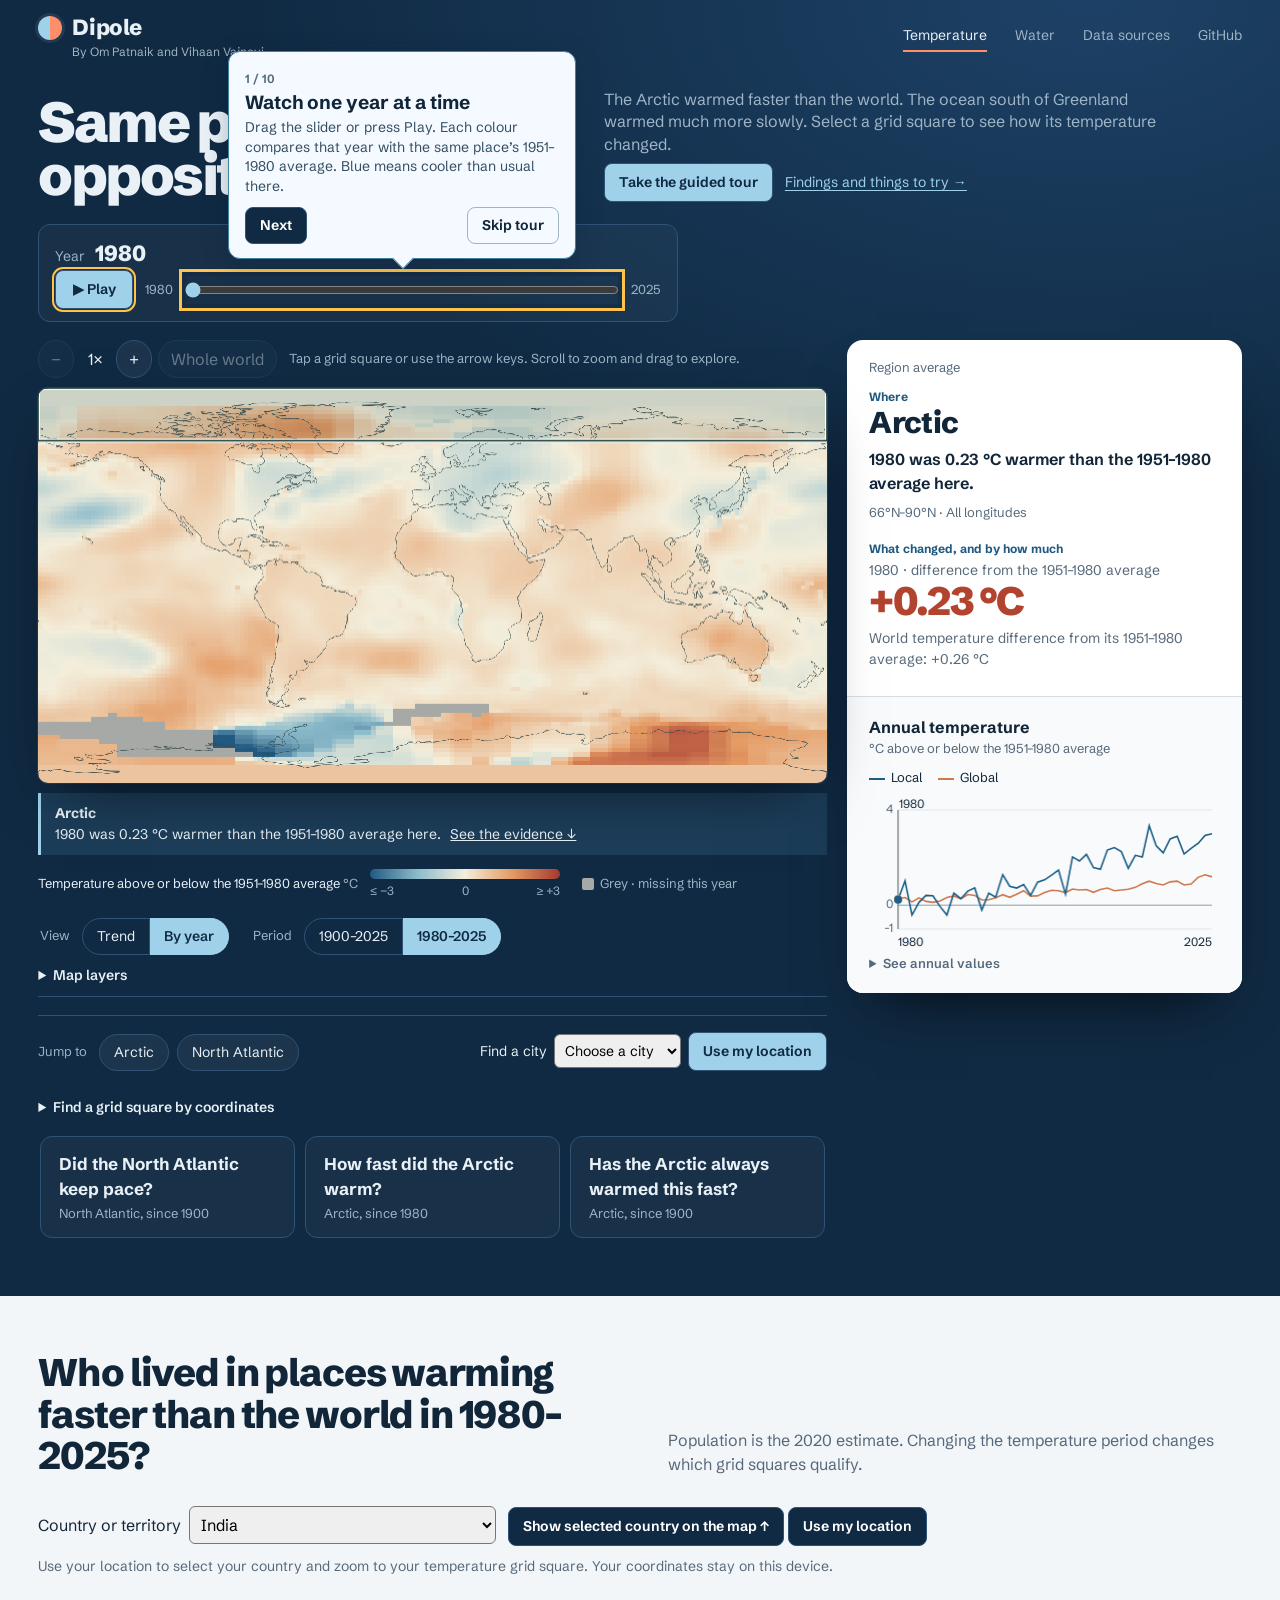
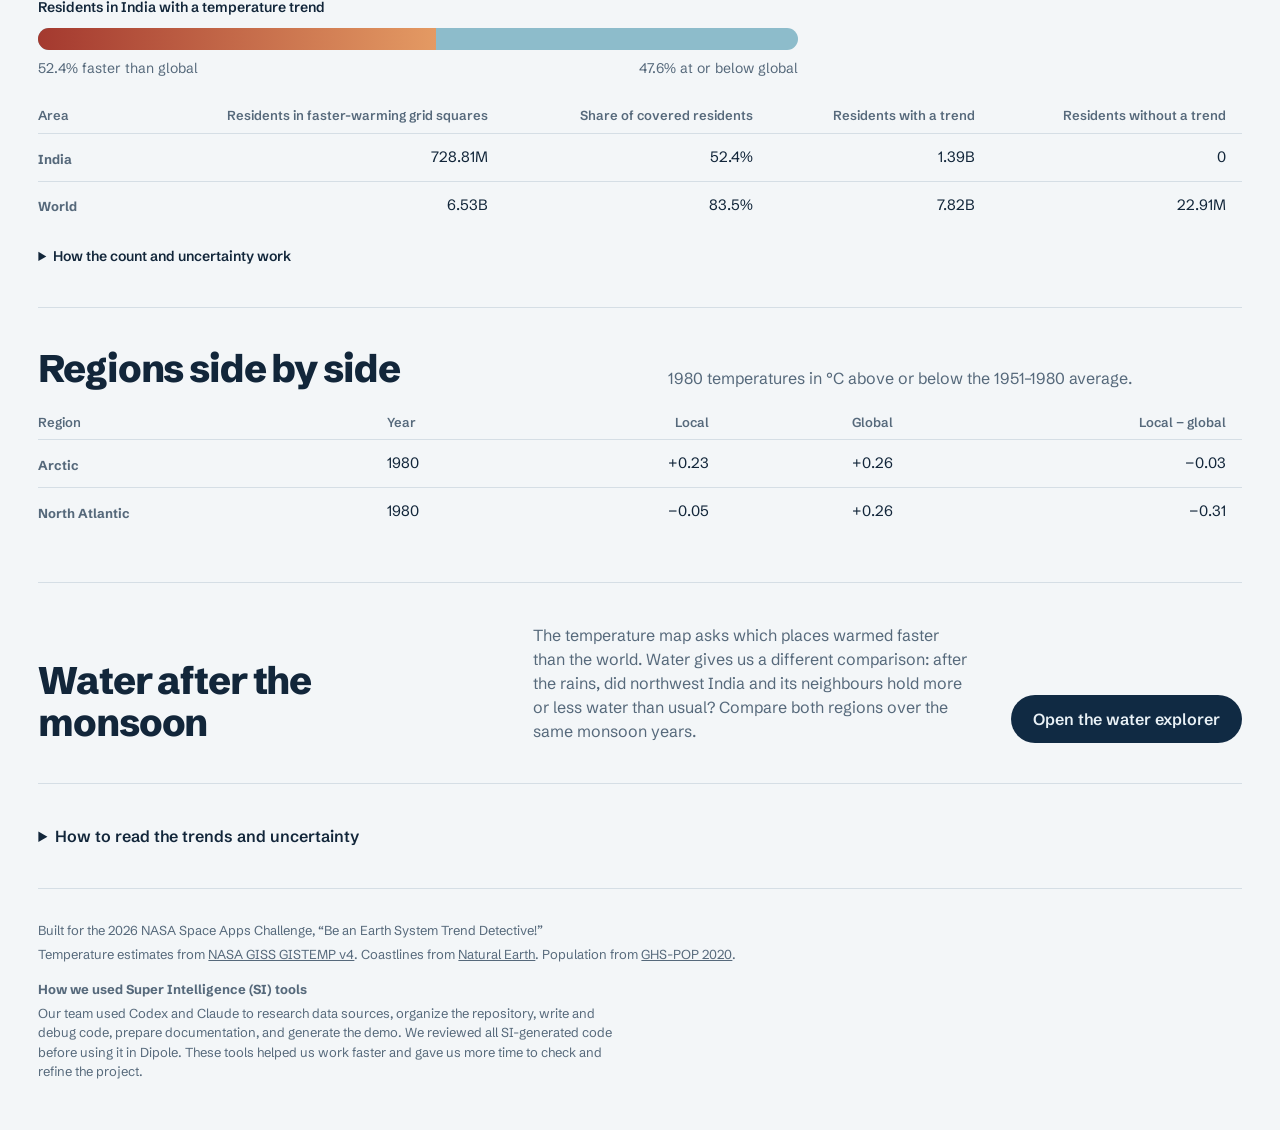
<file: docs/index.html>
<!doctype html>
<html lang="en">
<head>
<meta charset="utf-8">
<meta name="viewport" content="width=device-width, initial-scale=1">
<meta name="theme-color" content="#102a43">
<link rel="icon" href="favicon.svg" type="image/svg+xml">
<title>Dipole · Same planet, opposite trends</title>
<meta name="description" content="Explore how surface temperature changed at every place on Earth since 1900, using NASA’s GISTEMP record.">
<link rel="preload" href="fonts/schibsted-grotesk-latin-wght-normal.woff2" as="font" type="font/woff2" crossorigin>
<link rel="stylesheet" href="map/style.css?v=si-note-1">
<script src="map/player.js?v=2" defer></script>
<script src="map/app.js?v=rate-key-1" defer></script>
<script src="map/location.js?v=city-location-1" defer></script>
<script src="map/tour.js?v=phone-guide-1" defer></script>
</head>
<body class="temperature">
<main>
<div class="deep">
<header class="top"><div class="project-credit"><a class="brand" href="./"><span class="brandmark" aria-hidden="true"></span>Dipole</a>
<p class="byline">By Om Patnaik and Vihaan Vajpeyi</p></div><nav aria-label="Project"><a href="./" aria-current="page">Temperature</a><a href="water/">Water</a><a href="https://github.com/OmTheLast/Dipole/blob/main/docs/sources.md">Data sources</a><a href="https://github.com/OmTheLast/Dipole">GitHub</a></nav></header>

<section class="hero">
<h1>Same planet, <br>opposite trends.</h1>
<div><p class="lede">The Arctic warmed faster than the world. The ocean south of Greenland warmed much more slowly. Select a grid square to see how its temperature changed.</p>
<button class="action" id="restartTour" type="button">Take the guided tour</button> <a class="findingsLink" href="guide/">Findings and things to try →</a></div>
</section>

<div id="scrubber" hidden><label for="year">Year <output id="yearValue" for="year">2015</output></label>
<div class="yeartrack"><button class="action play" id="playYears" type="button">Play</button><span id="startLabel">1980</span><input id="year" type="range" min="1980" max="2025" step="1" value="2015"><span>2025</span></div></div>
<p id="status" role="status">Loading NASA temperature estimates…</p>

<div class="workspace">
<section class="atlas" aria-label="Global temperature map">
<div class="maptools" role="group" aria-label="Map navigation">
<button id="zoomOut" aria-label="Zoom out" disabled>−</button><output id="zoomLevel" aria-label="Map zoom">1×</output><button id="zoomIn" aria-label="Zoom in" disabled>+</button>
<button id="worldView" disabled>Whole world</button><span id="mapHint">Tap a grid square or use the arrow keys. Scroll to zoom and drag to explore.</span>
</div>
<div class="maparea"><canvas id="map" tabindex="0" aria-describedby="mapHint" aria-label="World temperature map"></canvas><div id="cellTip" hidden></div></div>
<div id="mapReading" aria-live="polite" hidden><strong id="readingPlace"></strong><span id="readingText"></span> <a href="#details">See the evidence ↓</a></div>
<div class="legend"><div class="colourKey"><div class="legendscale"><span class="legendtitle"><span id="legendText">Temperature trend</span> <span id="legendUnits">°C / decade</span></span><div class="scale"><div class="gradient"></div><div class="ticks"><span id="scaleLow">≤ −1</span><span>0</span><span id="scaleHigh">≥ +1</span></div></div></div><p id="relativeLegend" hidden>Blue areas warmed more slowly than the world or cooled. Red areas warmed faster than the world.</p></div><span class="missing"><i></i> <span id="missingLabel">Incomplete record</span></span><span id="overlayKey" class="overlaykey"><span class="hatchkey"><i></i> 250 km grid has data in fewer than half the months</span></span></div>
<div class="controls">
<fieldset id="views" class="segmented" disabled><legend>View</legend><button data-view="trend" aria-pressed="true">Trend</button><button data-view="annual" aria-pressed="false">By year</button></fieldset>
<fieldset id="periods" class="segmented" disabled><legend>Period</legend><button data-start="1900" aria-pressed="true">1900–2025</button><button data-start="1980" aria-pressed="false">1980–2025</button></fieldset>
<fieldset id="modes" class="segmented" disabled><legend>Colour by</legend><button data-mode="absolute" aria-pressed="false">Local warming rate</button><button data-mode="relative" aria-pressed="true">Compared with the world</button></fieldset>
</div>
<details class="layers"><summary>Map layers</summary><div id="populationMap" class="layerControls">
<label for="mapPopulation">2020 population overlay</label>
<select id="mapPopulation" disabled><option value="">Off</option><option value="world">World</option><optgroup label="Country or territory" id="layerCountries"></optgroup></select>
<a href="#population">Compare counts with the world ↓</a>
<div id="populationKey" hidden><p id="layerCaption"></p>
<div class="dotKey" aria-label="Dot size by residents per two-degree grid square"><span><i></i>Under 100k</span><span><i></i>100k–&lt;1M</span><span><i></i>1M–&lt;10M</span><span><i></i>10M+</span></div>
</div>
<div class="sigControl"><label><input type="checkbox" id="sigToggle" disabled> Show significance crosses (×)</label>
<span id="sigCaption" role="status"></span></div>
</div>
</details>
<div class="locations"><div class="presets" id="presets"><span class="presetlabel">Jump to</span>
<button data-region="Arctic">Arctic</button><button data-region="North Atlantic">North Atlantic</button></div>
<div class="cityLookup" role="group" aria-labelledby="cityLabel"><label id="cityLabel" for="city">Find a city</label><select id="city" disabled><option value="">Choose a city</option><option value="13.7519,100.5147">Bangkok</option><option value="39.9017,116.3942">Beijing</option><option value="-34.6107,-58.4325">Buenos Aires</option><option value="30.0519,31.2480">Cairo</option><option value="-33.9181,18.4330">Cape Town</option><option value="-6.1725,106.8275">Jakarta</option><option value="6.4452,3.3896">Lagos</option><option value="51.5019,-0.1187">London</option><option value="19.4444,-99.1329">Mexico City</option><option value="19.0684,72.8758">Mumbai</option><option value="-1.2814,36.8147">Nairobi</option><option value="28.6000,77.2000">New Delhi</option><option value="40.7216,-73.9957">New York</option><option value="48.8581,2.3530">Paris</option><option value="-22.9073,-43.2121">Rio de Janeiro</option><option value="1.2950,103.8539">Singapore</option><option value="-33.8714,151.2125">Sydney</option><option value="-23.5567,-46.6270">São Paulo</option><option value="35.6870,139.7495">Tokyo</option></select><button class="action" type="button" id="geoMap" disabled>Use my location</button><small id="areaStatus" role="status"></small></div>
<details class="coordinateLookup"><summary>Find a grid square by coordinates</summary><form id="coords"><label>Latitude<input type="number" name="lat" required min="-90" max="90" step="any" placeholder="−90 to 90"></label><label>Longitude<input type="number" name="lon" required min="-180" max="180" step="any" placeholder="−180 to 180"></label><button type="submit">Show grid square</button></form></details></div>
<fieldset id="cases" class="cases" disabled><legend class="visually-hidden">Start with a finding</legend>
<button data-case="hole" aria-pressed="true"><b>Did the North Atlantic keep pace?</b><small>North Atlantic, since 1900</small></button>
<button data-case="arctic" aria-pressed="false"><b>How fast did the Arctic warm?</b><small>Arctic, since 1980</small></button>
<button data-case="recent" aria-pressed="false"><b>Has the Arctic always warmed this fast?</b><small>Arctic, since 1900</small></button>
</fieldset>
<p id="story" class="story"></p>

</section>

<section class="inspector" aria-label="Selected location">
<p id="kind" class="kind">Region</p>
<div id="details" aria-live="polite"><p class="q">Where</p><h2 id="name">Arctic</h2><p id="detailAnswer"></p><p id="bounds"></p><p id="coverage"></p><p class="q">What changed, and by how much</p><p class="metriclabel" id="metricLabel">Estimated change</p><div id="change">…</div><p id="rate"></p><p id="reference"></p><p class="q" id="certaintyHeading">How certain is the trend?</p><p id="interval"></p><p id="explain"></p><p id="cellSig" class="note"></p><p id="sparse"></p><p id="cellResidents" class="note"></p></div>
<div class="history"><h3>Annual temperature</h3><p class="caption">°C above or below the 1951–1980 average</p><div class="chartkey"><span>Local</span><span>Global</span><span id="fitKey">Local fitted trend</span></div><canvas id="plot" role="img" aria-label="Annual temperature anomaly chart"></canvas><details><summary>See annual values</summary><div class="tablebox" tabindex="0" role="region" aria-label="Yearly temperatures"><table><thead><tr><th>Year</th><th>Local (°C)</th><th>Global (°C)</th></tr></thead><tbody id="annual"></tbody></table></div></details></div>
</section>
</div>
</div>

<div class="shore">
<section id="population" class="chapter" aria-labelledby="exposureHeading">
<div class="chapterhead"><h2 id="exposureHeading">Who lived in places that warmed faster than the world?</h2>
<p id="exposureCaption">Loading 2020 population estimates…</p></div>
<div id="exposureData" hidden>
<label class="populationCountry" for="exposureCountry">Country or territory <select id="exposureCountry"></select></label>
<button id="showCountryLayer" type="button" disabled>Show selected country on the map ↑</button>
<button type="button" id="geoCountry" disabled>Use my location</button>
<p id="geoStatus" role="status">Use your location to select your country and zoom to your temperature grid square. Your coordinates stay on this device.</p>
<figure class="populationBar"><figcaption id="countryBarCaption"></figcaption>
<div class="populationTrack" aria-hidden="true"><span id="countryFasterBar"></span></div>
<div class="populationLabels"><span id="countryFasterLabel"></span><span id="countryOtherLabel"></span></div></figure>
<div class="scrolltable" tabindex="0" role="region" aria-label="Population by country and world"><table>
<thead><tr><th scope="col">Area</th><th scope="col">Residents in faster-warming grid squares</th><th scope="col">Share of covered residents</th><th scope="col">Residents with a trend</th><th scope="col">Residents without a trend</th></tr></thead>
<tbody id="exposureRows"></tbody></table></div>
<details><summary>How the count and uncertainty work</summary>
<p>We count the people who lived in each 2° grid square in 2020. We then calculate the share living in squares that warmed faster than the world over the selected period. The percentage uses only squares with a complete temperature record. For a country or territory, we count only population pixels whose centres fall inside the mapped country boundary.</p>
<p id="exposureIntervals"></p><p>The global average includes the oceans, which cover most of the planet and warm more slowly than land. Because people live on land, many of them live in grid squares that warm faster than that average for this reason alone. The counts describe where people lived in 2020, not health effects.</p>
</details></div></section>

<section class="chapter"><div class="chapterhead"><h2>Regions side by side</h2><p id="comparisonCaption"></p></div><div class="scrolltable" tabindex="0" role="region" aria-label="Regional and world temperature comparison"><table class="comparison"><thead><tr><th scope="col">Region</th><th scope="col" id="timeHeading">Years fitted</th><th scope="col">Local</th><th scope="col">Global</th><th scope="col">Local − global</th></tr></thead><tbody id="comparison"></tbody></table></div><p id="comparisonNote" class="note"></p></section>

<section class="chapter water-teaser" id="waterIntro"><div class="chapterhead"><h2>Water after the monsoon</h2><p>The temperature map asks which places warmed faster than the world. Water gives us a different comparison: after the rains, did northwest India and its neighbours hold more or less water than usual? Compare both regions over the same monsoon years.</p></div><a class="teaserlink" href="water/">Open the water explorer</a></section>

<details class="method chapter"><summary>How to read the trends and uncertainty</summary>
<p><b>Warming rate.</b> We fit a straight line to yearly temperatures measured against the 1951–1980 average. To compare a place with the world, we fit a line to the difference between their readings each year. A negative difference means a place warmed more slowly than the world or cooled more quickly. The chart shows the two original histories.</p>
<p><b>Missing observations.</b> In the yearly view, each grid square needs all 12 months in the selected year. For a trend it needs all 12 months in every year of the period. Grey marks missing estimates. Regional averages weight grid squares by area and require at least 80% coverage each month. If a region has gaps, its fitted line uses the uninterrupted record after the last gap. Its global comparison uses exactly those years.</p>
<p><b>Uncertainty.</b> The 95% interval describes the fitted trend for the selected place. Nearby years often have similar temperatures. We allow for that using Newey–West standard errors with three yearly lags. The interval excludes additional uncertainty in NASA’s temperature estimates. Map colours show estimated rates. Examining many locations can produce chance findings. In tests on simulated records with no trend at all, intervals built this way excluded zero in roughly 10–14% of cases rather than 5%, so treat them as optimistic.</p>
<p><b>Significance crosses.</b> Each cross marks a grid square whose trend passes a two-sided Benjamini–Hochberg check at a 5% false discovery rate. We test all grid squares with complete records together, separately for each period and map mode. The local map tests for change over time. The relative map tests for a difference from global warming. A grid square can have a trend without earning a cross. Nearby squares share measurements, so clusters of crosses do not count as independent observations.</p>
<p><b>Hatched squares.</b> NASA’s standard grid fills each grid square from stations up to 1,200 km away. Hatching marks land squares where NASA’s 250 km grid has data in fewer than half the months of the selected period. Ocean squares are not hatched. A grid square counts as land when its centre lies inside the Natural Earth outline.</p></details>

<footer><p>Built for the 2026 NASA Space Apps Challenge, “Be an Earth System Trend Detective!”</p><p>Temperature estimates from <a href="https://data.giss.nasa.gov/gistemp/">NASA GISS GISTEMP v4</a>. Coastlines from <a href="https://www.naturalearthdata.com/">Natural Earth</a>. Population from <a href="https://human-settlement.emergency.copernicus.eu/ghs_pop2023.php">GHS-POP 2020</a>.</p>
<section id="si-use" aria-labelledby="si-heading"><h2 id="si-heading">How we used Super Intelligence (SI) tools</h2>
<p>Our team used Codex and Claude to research data sources, organize the repository, write and debug code, prepare documentation, and generate the demo. We reviewed all SI-generated code before using it in Dipole. These tools helped us work faster and gave us more time to check and refine the project.</p></section></footer>
</div></main>
</body></html>
</file>
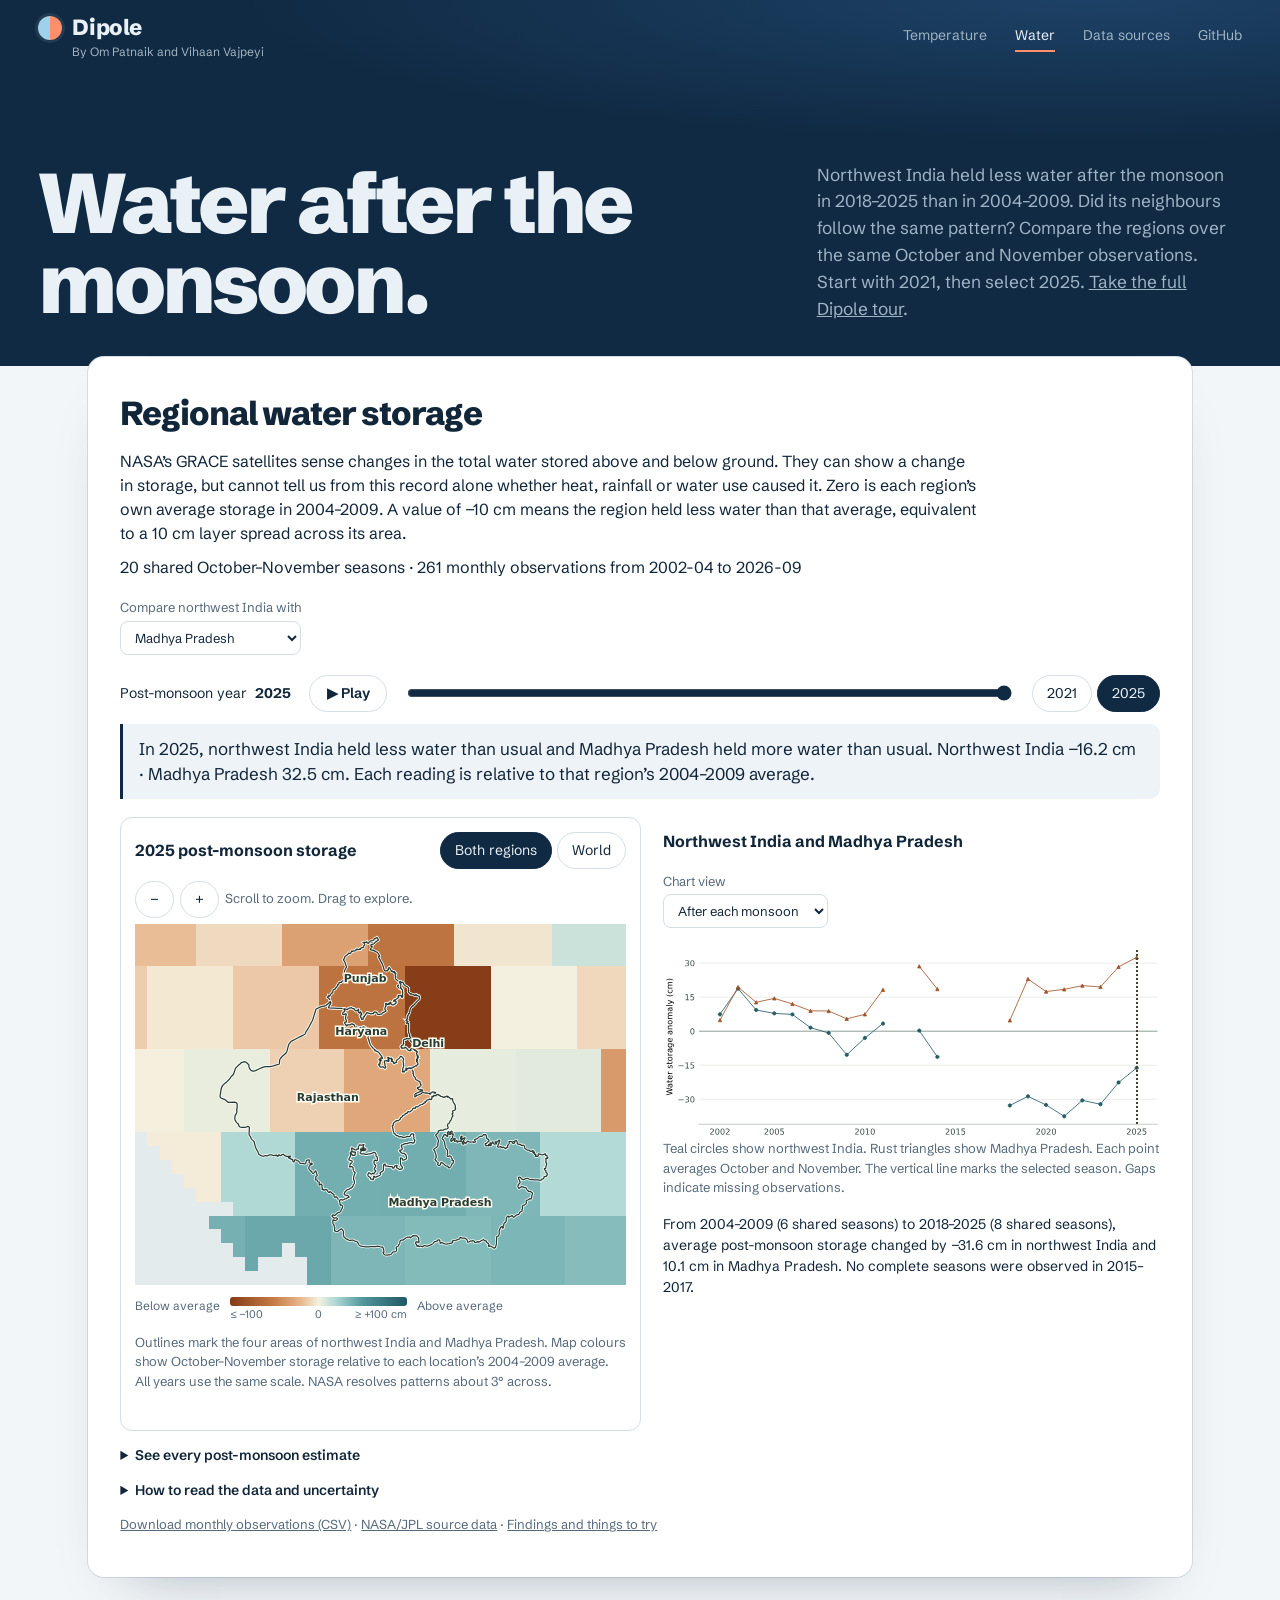
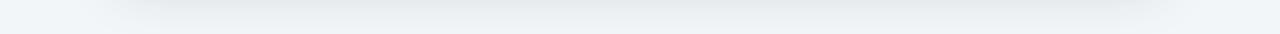
<file: docs/water/index.html>
<!doctype html>
<html lang="en"><head><meta charset="utf-8"><meta name="viewport" content="width=device-width, initial-scale=1"><meta name="theme-color" content="#102a43"><link rel="icon" href="../favicon.svg" type="image/svg+xml">
<title>Indian regional water storage · Dipole</title>
<link rel="preload" href="../fonts/schibsted-grotesk-latin-wght-normal.woff2" as="font" type="font/woff2" crossorigin><link rel="stylesheet" href="../map/style.css?v=si-note-1"><link rel="stylesheet" href="water.css?v=guide-1"><script defer src="../map/player.js?v=2"></script><script defer src="../map/tour.js?v=phone-guide-1"></script><script type="module" src="water.js?v=first-view-1"></script></head>
<body><main>
<div class="deep waterdeep">
<header class="top"><div class="project-credit"><a class="brand" href="../"><span class="brandmark" aria-hidden="true"></span>Dipole</a>
<p class="byline">By Om Patnaik and Vihaan Vajpeyi</p></div><nav aria-label="Project"><a href="../">Temperature</a><a href="./" aria-current="page">Water</a><a href="https://github.com/OmTheLast/Dipole/blob/main/docs/sources.md">Data sources</a><a href="https://github.com/OmTheLast/Dipole">GitHub</a></nav></header>
<section class="hero"><h1>Water after the monsoon.</h1>
<p class="lede">Northwest India held less water after the monsoon in 2018–2025 than in 2004–2009. Did its neighbours follow the same pattern? Compare the regions over the same October and November observations. Start with 2021, then select 2025. <a href="../?tour=start">Take the full Dipole tour</a>.</p></section>
</div>
<div class="shore watershore">
<section class="atlas waterPanel"><h2>Regional water storage</h2>
<p>NASA’s GRACE satellites sense changes in the total water stored above and below ground. They can show a change in storage, but cannot tell us from this record alone whether heat, rainfall or water use caused it. Zero is each region’s own average storage in 2004–2009. A value of −10 cm means the region held less water than that average, equivalent to a 10 cm layer spread across its area.</p>
<p id="waterStatus" role="status">Loading NASA observations…</p>
<div id="waterData" hidden>
<div class="waterControls"><label for="waterComparison">Compare northwest India with <select id="waterComparison"></select></label></div>
<div class="seasonControls"><label for="waterYear">Post-monsoon year <output id="yearLabel" for="waterYear"></output></label>
<button class="action play" type="button" id="playWater">Play</button><input type="range" id="waterYear" step="1">
<div class="quickYears" aria-label="Comparison years"><button type="button" data-year="2021">2021</button><button type="button" data-year="2025">2025</button></div></div>
<div id="waterReading" aria-live="polite"></div>
<div class="linkedViews">
<figure class="waterAtlas">
<div class="waterMapHead"><h3 id="mapTitle">Post-monsoon storage</h3><div class="mapExtent"><button type="button" id="indiaMap" aria-pressed="true">Both regions</button><button type="button" id="worldMap" aria-pressed="false">World</button></div></div>
<div class="waterNav"><button type="button" id="waterOut" aria-label="Zoom water map out">−</button><button type="button" id="waterIn" aria-label="Zoom water map in">+</button> Scroll to zoom. Drag to explore.</div>
<div class="waterMapFrame"><canvas id="waterMap" role="img" aria-labelledby="mapTitle" aria-describedby="waterMapCaption"></canvas><span id="mapMessage" role="status">Loading water map…</span></div>
<div class="mapLegend"><span>Below average</span><div class="waterScale"><div id="waterRamp"></div><div class="scaleNumbers"><span>≤ −100</span><span>0</span><span>≥ +100 cm</span></div></div><span>Above average</span></div>
<figcaption id="waterMapCaption">October–November total water storage relative to the 2004–2009 average at each location. Colours use the same scale every year. Outlines mark the two regions. NASA resolves patterns about 3° across.</figcaption>
<p id="mapSample"></p></figure>
<section class="waterHistory"><h3 id="historyHeading">Regional water history</h3>
<div class="waterControls"><label>Chart view <select id="waterView"><option value="post-monsoon">After each monsoon</option><option value="monthly">All observed months</option></select></label></div>
<figure><div class="waterChartFrame"><img id="waterChart" src="post-monsoon.svg" alt="October and November average water storage in the two regions. Exact values follow in the table."><div id="chartMarker" aria-hidden="true"></div></div><figcaption id="waterLegend"></figcaption></figure>
<p id="waterTrend"></p></section></div>
<details><summary>See every post-monsoon estimate</summary><div class="scrolltable" tabindex="0" role="region" aria-label="Monthly and seasonal regional water measurements"><table><thead><tr><th rowspan="2" scope="col">Year</th><th colspan="3" scope="colgroup">Northwest India (cm)</th><th id="otherHeading" colspan="3" scope="colgroup"></th></tr><tr><th>Oct</th><th>Nov</th><th>Mean</th><th>Oct</th><th>Nov</th><th>Mean</th></tr></thead><tbody id="waterRows"></tbody></table></div></details>
<details><summary>How to read the data and uncertainty</summary>
<p>GRACE senses changes in total water stored in groundwater, soil, surface water and snow. Recovering an absolute volume or isolating groundwater would require extra information. The monthly series starts in April 2002. Missing months appear as gaps, including the break between satellite missions.</p>
<p>Each post-monsoon point averages October and November equally and requires both observations. Comparing the same months each year controls for the usual seasonal cycle. The period averages use only complete seasons.</p>
<p id="waterSensitivity"></p><p>The regional mean weights each grid square by the area inside its boundary. Northwest India combines Rajasthan, Punjab, Haryana and Delhi. Both comparison states use the same October–November window. The 0.5° grid represents broader measurements at about 3° resolution. We used the JPL coastal-filtered product without optional gain factors.</p>
</details><p class="waterLinks"><a href="monthly.csv" download>Download monthly observations (CSV)</a> · <a href="https://podaac.jpl.nasa.gov/dataset/TELLUS_GRAC-GRFO_MASCON_CRI_GRID_RL06.3_V4">NASA/JPL source data</a> · <a href="../guide/#explore">Findings and things to try</a></p></div></section></div></main></body></html>
</file>
<file: docs/map/style.css>
/* Dipole — "same planet, opposite trends".
   The page is built around the map's own diverging scale: deep ocean for the stage,
   sea-ice blue for below-global, ember for above-global. One typeface throughout. */
@font-face { font-family: "Schibsted Grotesk"; font-style: normal; font-display: swap; font-weight: 400 900;
  src: url("../fonts/schibsted-grotesk-latin-wght-normal.woff2") format("woff2-variations");
  unicode-range: U+0000-00FF, U+0131, U+0152-0153, U+02BB-02BC, U+02C6, U+02DA, U+02DC, U+0304, U+0308, U+0329, U+2000-206F, U+20AC, U+2122, U+2191, U+2193, U+2212, U+2215, U+FEFF, U+FFFD }
@font-face { font-family: "Schibsted Grotesk"; font-style: normal; font-display: swap; font-weight: 400 900;
  src: url("../fonts/schibsted-grotesk-latin-ext-wght-normal.woff2") format("woff2-variations");
  unicode-range: U+0100-02BA, U+02BD-02C5, U+02C7-02CC, U+02CE-02D7, U+02DD-02FF, U+0304, U+0308, U+0329, U+1D00-1DBF, U+1E00-1E9F, U+1EF2-1EFF, U+2020, U+20A0-20AB, U+20AD-20C0, U+2113, U+2C60-2C7F, U+A720-A7FF }
:root {
  --ocean: #102a43;      /* the stage the map sits on */
  --ocean-2: #1a3a5c;    /* raised surfaces on the stage */
  --ocean-line: #2f5275;
  --ice: #9fd2ea;        /* cooler than the world */
  --ember: #ff8f6b;      /* warmer than the world (on dark) */
  --brick: #b2432f;      /* warmer than the world (on light) */
  --deepblue: #215981;   /* cooler than the world (on light) */
  --foam: #e9f1f6;       /* text on the stage */
  --haze: #9fb4c6;       /* secondary text on the stage */
  --paper: #f3f6f8;
  --card: #ffffff;
  --ink: #12263a;
  --mist: #56697b;
  --line: #d5dee5;
  /* aliases used by the water page */
  --border: var(--line); --green: var(--ink); --muted: var(--mist);
  font: 400 16px/1.5 "Schibsted Grotesk", "Helvetica Neue", Arial, sans-serif;
  color: var(--ink);
  background: var(--paper);
}
* { box-sizing: border-box }
body { margin: 0 }
h1, h2, h3, p, figure { margin: 0 }
a { color: inherit }
button, input, select { font: inherit }
.visually-hidden { position: absolute; width: 1px; height: 1px; overflow: hidden; clip-path: inset(50%); white-space: nowrap }
:focus-visible { outline: 3px solid #f6c453; outline-offset: 2px }

/* ---------- the stage ---------- */
.deep {
  background: radial-gradient(120% 70% at 85% 0%, #1d4166 0%, var(--ocean) 55%) var(--ocean);
  color: var(--foam);
  padding: 0 max(3vw, 16px) 44px;
}
.deep > * { max-width: 1400px; margin-inline: auto }
.top { display: flex; align-items: center; justify-content: space-between; gap: 16px; height: 72px }
.brand { display: flex; align-items: center; gap: 10px; font-weight: 800; font-size: 22px; letter-spacing: -.02em; text-decoration: none }
.byline { margin: 0 0 0 34px; font-size: 12px; line-height: 1.35; color: #a4b4c3 }
.brandmark { width: 24px; height: 24px; border-radius: 50%; background: linear-gradient(90deg, var(--ice) 0 50%, var(--ember) 50% 100%); box-shadow: 0 0 0 3px #ffffff14 }
.top nav { display: flex; gap: clamp(12px, 2.4vw, 28px); font-size: 14px }
.top nav a { text-decoration: none; color: var(--haze); padding: 4px 0; border-bottom: 2px solid transparent }
.top nav a:hover { color: var(--foam) }
.top nav a[aria-current=page] { color: var(--foam); border-color: var(--ember) }

.hero { display: grid; grid-template-columns: minmax(0, 1.7fr) minmax(0, 1fr); gap: 20px 56px; align-items: end; padding: clamp(36px, 7vw, 92px) 0 36px }
.hero h1 { font-weight: 850; font-size: clamp(44px, 6.6vw, 104px); line-height: .94; letter-spacing: -.045em }
.lede { max-width: 46ch; font-size: clamp(16px, 1.35vw, 19px); line-height: 1.55; color: var(--haze) }

/* findings: three doors into the data */
.cases { display: grid; grid-template-columns: repeat(3, minmax(0, 1fr)); gap: 10px; border: 0; padding: 0; margin-bottom: 14px }
.cases button { display: grid; gap: 2px; text-align: left; cursor: pointer; padding: 14px 18px; color: var(--foam);
  background: #ffffff08; border: 1px solid var(--ocean-line); border-radius: 12px; transition: background .15s, border-color .15s }
.cases button:hover { background: #ffffff12 }
.cases b { font-size: 17px; font-weight: 700 }
.cases small { font-size: 13px; color: var(--haze) }
.cases button[aria-pressed=true] { background: var(--foam); border-color: var(--foam); color: var(--ink) }
.cases button[aria-pressed=true] small { color: var(--mist) }
.story { max-width: 1400px; margin-bottom: 28px; padding: 4px 0 4px 18px; border-left: 3px solid var(--ember); font-size: clamp(16px, 1.3vw, 18px); line-height: 1.55; color: var(--foam) }
.story[hidden] { display: none }
.story { max-width: 82ch; margin-left: max(0px, calc((100% - 1400px) / 2)) }

/* segmented controls */
.controls { display: flex; flex-wrap: wrap; gap: 14px 22px; margin-bottom: 18px }
.segmented { display: flex; align-items: center; gap: 0; border: 0; padding: 0; margin: 0 }
.segmented legend { float: left; margin-right: 10px; font-size: 13px; color: var(--haze) }
.segmented button { cursor: pointer; padding: 7px 14px; font-size: 14px; color: var(--foam); background: transparent; border: 1px solid var(--ocean-line) }
.segmented button + button { border-left: 0 }
.segmented button:first-of-type { border-radius: 999px 0 0 999px }
.segmented button:last-of-type { border-radius: 0 999px 999px 0 }
.segmented button:hover { background: #ffffff10 }
.segmented button[aria-pressed=true] { background: var(--ice); border-color: var(--ice); color: var(--ocean); font-weight: 600 }
fieldset:disabled button { opacity: .55; cursor: progress }

#scrubber { max-width: 640px; margin: 0 auto 18px max(0px, calc((100% - 1400px) / 2)); padding: 12px 16px; border: 1px solid var(--ocean-line); border-radius: 12px; background: #ffffff08 }
#scrubber label { display: flex; align-items: baseline; gap: 10px; font-size: 14px; color: var(--haze) }
#yearValue { font-weight: 800; font-size: 22px; color: var(--foam) }
.yeartrack { display: flex; align-items: center; gap: 12px; color: var(--haze); font-size: 13px }
#year { width: 100%; min-width: 0; height: 30px; margin: 0; accent-color: var(--ice) }
#status { color: var(--haze); margin-bottom: 12px }
#status:empty { display: none }

/* map + inspector */
.workspace { display: grid; grid-template-columns: minmax(0, 2fr) minmax(320px, 1fr); gap: 20px; align-items: start }
.atlas { min-width: 0 }
.maptools { display: flex; flex-wrap: wrap; align-items: center; gap: 6px; margin-bottom: 10px }
.maptools button { min-width: 36px; min-height: 36px; padding: 6px 12px; cursor: pointer; color: var(--foam); background: #ffffff0d; border: 1px solid var(--ocean-line); border-radius: 999px }
.maptools button:hover { background: #ffffff1a }
.maptools button:disabled { opacity: .4; cursor: default }
#zoomLevel { min-width: 3ch; text-align: center; color: var(--foam) }
#mapHint { font-size: 13px; color: var(--haze); margin-left: 6px }
.maparea { position: relative; border-radius: 10px; overflow: hidden; box-shadow: 0 24px 60px -24px #000a, 0 0 0 1px #ffffff1a }
canvas { display: block; width: 100% }
#map { aspect-ratio: 2 / 1; cursor: crosshair; background: #0c2238 }
#map.zoomed { cursor: grab; touch-action: none }
#map.dragging { cursor: grabbing }
#cellTip { position: absolute; pointer-events: none; max-width: 100%; background: var(--foam); color: var(--ink); border-radius: 8px; padding: 7px 10px; font-size: 13px; line-height: 1.45; white-space: pre-line; box-shadow: 0 8px 24px #0006 }

.legend { display: flex; flex-wrap: wrap; align-items: center; gap: 10px 22px; margin-top: 14px; font-size: 13px; color: var(--haze) }
.legendscale { display: flex; align-items: center; gap: 12px }
.colourKey {max-width:100%}
.colourKey .legendscale {flex-wrap:wrap;row-gap:4px}
#relativeLegend {margin-top:5px;color:var(--foam)}
.legendtitle { color: var(--foam) }
#legendUnits { color: var(--haze) }
.scale { width: 190px }
.gradient { height: 10px; border-radius: 999px; background: linear-gradient(90deg, #215981, #8dbccb, #f3eedb, #e49a63, #a4392f) }
.ticks { display: flex; justify-content: space-between; margin-top: 3px; font-size: 12px }
.missing, .overlaykey > span { display: flex; align-items: center; gap: 6px }
.missing i, .hatchkey i { width: 12px; height: 12px; border-radius: 2px }
.missing i { background: #a6a9a5 }
.hatchkey i { background: repeating-linear-gradient(135deg, #f3eedb 0 2px, #4b5a55 2px 3px) }
.overlaykey[hidden] { display: none }

.locations { display: flex; flex-wrap: wrap; align-items: end; justify-content: space-between; gap: 14px 24px; margin-top: 18px; padding-top: 16px; border-top: 1px solid var(--ocean-line) }
.presets { display: flex; flex-wrap: wrap; align-items: center; gap: 8px }
.presetlabel { font-size: 13px; color: var(--haze); margin-right: 4px }
.presets button, #coords button { cursor: pointer; padding: 7px 14px; font-size: 14px; color: var(--foam); background: #ffffff0d; border: 1px solid var(--ocean-line); border-radius: 999px }
.presets button:hover { background: #ffffff1a }
#coords { display: flex; flex-wrap: wrap; align-items: end; gap: 8px }
#coords label { display: grid; gap: 3px; font-size: 12px; color: var(--haze) }
#coords input { width: 112px; padding: 7px 10px; font-size: 14px; color: var(--foam); background: #0c2238; border: 1px solid var(--ocean-line); border-radius: 8px }
#coords input::placeholder { color: #6f88a0 }
#coords button { background: var(--foam); border-color: var(--foam); color: var(--ink); font-weight: 600 }

.inspector { background: var(--card); color: var(--ink); border-radius: 16px; overflow: hidden; box-shadow: 0 30px 60px -30px #000c }
.kind { padding: 18px 22px 0; font-size: 13px; color: var(--mist) }
#details { padding: 4px 22px 18px }
#name { font-weight: 800; font-size: 30px; line-height: 1.1; letter-spacing: -.02em }
#bounds { margin-top: 4px; font-size: 13px; color: var(--mist) }
#coverage, #reference { margin-top: 6px; font-size: 14px; color: var(--mist) }
.metriclabel { margin-top: 2px; font-size: 14px; color: var(--mist) }
.q { margin-top: 18px; font-size: 12px; font-weight: 700; color: var(--deepblue) }
.q:first-child { margin-top: 6px }
#change { font-weight: 850; font-size: clamp(34px, 3.1vw, 46px); line-height: 1.02; letter-spacing: -.04em; color: var(--brick) }
#rate, #interval, #explain { margin-top: 6px; font-size: 15px }
#explain { font-weight: 600 }
#sparse { margin-top: 6px; font-size: 13px; color: var(--mist) }
.note { margin-top: 8px; max-width: 80ch; font-size: 13px; color: var(--mist) }
.history { padding: 18px 22px 20px; border-top: 1px solid var(--line); background: #f8fafb }
.history h3 { font-size: 16px; font-weight: 700 }
.caption { font-size: 13px; color: var(--mist) }
.chartkey { display: flex; flex-wrap: wrap; gap: 4px 16px; margin-top: 10px; font-size: 13px }
.chartkey span::before { content: ""; display: inline-block; width: 16px; margin-right: 6px; vertical-align: middle; border-top: 2.5px solid #1d5f86 }
.chartkey span:nth-child(2)::before { border-color: #d0794f }
.chartkey span:nth-child(3)::before { border-top: 2px dashed var(--ink) }
#plot { height: 150px; margin: 10px 0 6px }
summary { cursor: pointer; font-size: 14px; font-weight: 600 }
.history summary { font-size: 13px; color: var(--mist) }
.tablebox { overflow: auto; max-height: 180px; margin-top: 6px }
table { width: 100%; border-collapse: collapse; text-align: left; font-size: 13px }
.tablebox td, .tablebox th { padding: 2px 8px 2px 0 }

/* ---------- below the stage ---------- */
.shore { max-width: 1400px; margin: 0 auto; padding: 56px max(3vw, 16px) 0 }
.chapter { padding: 40px 0; border-top: 1px solid var(--line) }
.chapter:first-child { border-top: 0; padding-top: 0 }
.chapterhead { display: grid; grid-template-columns: minmax(0, 1fr) minmax(0, 1fr); gap: 8px 56px; align-items: end; margin-bottom: 24px }
.chapter h2 { font-weight: 800; font-size: clamp(26px, 3vw, 40px); line-height: 1.08; letter-spacing: -.03em }
.chapterhead p, #exposureCaption, #comparisonCaption { max-width: 60ch; font-size: 16px; color: var(--mist) }
.scrolltable { overflow-x: auto }
.chapter table { min-width: 560px; font-size: 15px }
.chapter th { font-size: 13px; font-weight: 600; color: var(--mist); vertical-align: bottom; padding: 0 16px 8px 0; text-align: right; line-height: 1.35 }
.chapter td, .chapter tbody th { padding: 12px 16px 12px 0; border-top: 1px solid var(--line); text-align: right; white-space: nowrap }
.chapter tr > :first-child, .comparison tr > :nth-child(2) { text-align: left }
.chapter tbody th, .chapter tbody td:first-child { font-weight: 700 }
.shortfit th, .shortfit td { color: var(--mist) }
.chapter details { margin-top: 18px; max-width: 80ch }
.chapter details p, .method p { margin-top: 10px; color: var(--mist) }

.populationBar { max-width: 760px; margin-bottom: 28px }
.populationBar figcaption { font-size: 14px; font-weight: 600 }
.populationTrack { height: 22px; margin: 10px 0 8px; border-radius: 999px; overflow: hidden; background: #8dbccb }
.populationTrack span { display: block; height: 100%; background: linear-gradient(90deg, #a4392f, #e49a63) }
.populationLabels { display: flex; justify-content: space-between; gap: 8px; font-size: 14px; color: var(--mist) }

.water-teaser { display: grid; grid-template-columns: minmax(0, 1fr) auto; align-items: end; gap: 16px 40px }
.water-teaser .chapterhead { margin: 0 }
.teaserlink { display: inline-block; padding: 12px 22px; border-radius: 999px; background: var(--ocean); color: var(--foam); text-decoration: none; font-weight: 600; white-space: nowrap }
.teaserlink:hover { background: var(--ocean-2) }

.method summary { font-size: 16px }
.method p { max-width: 80ch }
#si-use { max-width: 72ch; margin-top: 12px }
#si-use h2 { font-size: 1em; margin: 0 0 4px }
footer { display: grid; gap: 4px; padding: 32px 0 48px; border-top: 1px solid var(--line); font-size: 13px; color: var(--mist) }

@media (max-width: 1000px) {
  .workspace { grid-template-columns: 1fr }
  .hero, .chapterhead { grid-template-columns: 1fr }
}
@media (max-width: 640px) {
  .top { height: 60px }
  .top nav { gap: 12px; font-size: 13px }

  .cases { grid-template-columns: 1fr }
  .cases button { padding: 11px 14px }
  .segmented legend { float: none; display: block; margin-bottom: 4px }
  .segmented { flex-wrap: wrap }
  .controls { gap: 12px }
  .legend { gap: 8px 14px }
  .scale { width: 150px }
  .water-teaser { grid-template-columns: 1fr }
  #details, .history, .kind { padding-inline: 16px }
}
@media (prefers-reduced-motion: reduce) { * { transition: none !important } }

.action, #showCountryLayer, #geoCountry, .guide button, .guide a {display:inline-flex; align-items:center; justify-content:center; gap:6px; border:1px solid var(--ocean-line); border-radius:8px; padding:8px 14px; background:var(--ocean); color:white; font:inherit; font-weight:650; font-size:14px; cursor:pointer; text-decoration:none}
#restartTour,.deep .play {background:var(--ice);color:var(--ocean)}
#restartTour {margin-top:16px}
.play {min-width:78px;flex-shrink:0}
.layers {margin-bottom:12px;border-bottom:1px solid var(--ocean-line);padding-bottom:10px}
.layerControls {padding:10px 0;font-size:14px}
.layerControls select,.populationCountry select {max-width:100%;padding:7px;border-radius:6px}
.layerControls a {margin-left:8px}
.sigControl {display:flex;flex-wrap:wrap;gap:5px 12px;margin-top:10px}
#sigCaption,#layerCaption,.dotKey {color:var(--haze);font-size:13px}
.dotKey,.dotKey span {display:flex;align-items:center;gap:6px;flex-wrap:wrap}
.dotKey {gap:12px}.dotKey i {width:3px;height:3px;border-radius:50%;background:var(--foam)}
.dotKey span:nth-child(2) i {width:5px;height:5px}.dotKey span:nth-child(3) i {width:8px;height:8px}.dotKey span:nth-child(4) i {width:11px;height:11px}
#mapReading {padding:10px 14px;margin:10px 0;background:#1c3d59;border-left:3px solid var(--ice);font-size:14px}
#mapReading strong {display:block}#mapReading a {margin-left:5px;white-space:nowrap}
.coordinateLookup {margin-top:12px}.populationCountry {display:inline-flex;align-items:center;gap:8px;flex-wrap:wrap;margin:6px 8px 6px 0}
#geoStatus {margin:6px 0 20px;font-size:14px;color:var(--mist)}
/* The tour sits beside the live control; the rest of the page stays usable. */
.guide {position:fixed;z-index:30;width:min(348px,calc(100% - 16px));padding:14px 16px;
  border:1px solid #4380a0;border-radius:12px;background:#f4faff;color:var(--ink);
  box-shadow:0 6px 24px #071d3440;line-height:1.4}
.guide::after {content:"";position:absolute;left:var(--arrow-x,50%);width:14px;height:14px;
  border:solid #4380a0;background:#f4faff;pointer-events:none}
.guide[data-side="above"]::after {bottom:-8px;border-width:0 1px 1px 0;transform:translateX(-50%) rotate(45deg)}
.guide[data-side="below"]::after {top:-8px;border-width:1px 0 0 1px;transform:translateX(-50%) rotate(45deg)}
.guide[data-side="away"]::after {display:none}
.guide h2 {margin:3px 0 5px;font-size:19px;line-height:1.17}
.guide p {color:#344e62;font-size:14px}
.guide small {font-size:12px;font-weight:650;color:#526c7e}
.guideActions {display:flex;align-items:center;gap:7px;margin-top:10px;flex-wrap:wrap}
.guide button.secondary {background:transparent;color:var(--ink);border-color:#a0b5c1}
.guide button[data-skip] {margin-left:auto}.guideReturn {margin-top:6px}
.guideTarget,.guideCompanion {outline:3px solid #ffc34a;outline-offset:3px;box-shadow:0 0 0 7px #102a4380}
.guideCompanion {outline-width:2px;outline-offset:1px;box-shadow:none}
@media (prefers-reduced-motion: no-preference) {
  .guideTarget {animation:guide-ring-in 170ms ease-out}
  @keyframes guide-ring-in {from {outline-color:transparent} to {outline-color:#ffc34a}}
}
@media(max-width:640px){.guide {padding:12px}.guideActions {gap:5px}.layerControls a {display:block;margin:5px 0}.populationCountry {display:flex}.top nav {gap:8px}}
@media(max-height:420px){.guide {max-height:calc(100dvh - 70px);overflow:auto}.guide h2{font-size:16px}}
[hidden] {display:none!important}

#map {cursor:grab;touch-action:pan-y}
#map.zoomed {touch-action:none}
#map.dragging {cursor:grabbing}

/* Put the result within reach of the map on a first visit. */
.temperature .hero {padding:16px 0 22px;gap:18px 34px;grid-template-columns:1fr 1.2fr}
.temperature .hero h1 {font-size:clamp(38px,4.4vw,66px)}
.temperature .hero .lede {font-size:16px;max-width:58ch;line-height:1.4}
.temperature #restartTour {margin-top:8px}
.atlas .controls {margin:18px 0 10px}
.atlas .cases {margin-top:18px}
.cityLookup {display:flex;flex-wrap:wrap;align-items:center;gap:7px;font-size:14px;max-width:100%}
.cityLookup .action {background:var(--ice);color:var(--ocean)}
.cityLookup #areaStatus:not(:empty) {flex-basis:100%}
.cityLookup #areaStatus:empty {display:none}
.cityLookup select {padding:6px;border-radius:6px;font:inherit}
#detailAnswer {font-weight:650;margin:8px 0}
@media(max-width:640px){
  .temperature .hero {display:block;padding:5px 0 12px}
  .temperature .hero h1 {font-size:clamp(29px,7.6vw,42px);line-height:1.1}
  .temperature .hero h1 br {display:none}
  .temperature .hero .lede {margin-top:5px;font-size:14px}
  .top {height:auto;min-height:48px;flex-wrap:wrap;gap:4px 8px}
  .temperature .maptools {gap:4px;margin-bottom:5px}
  #mapHint {margin-left:0}
  #mapReading {margin-top:6px}
  .atlas .cases {grid-template-columns:1fr}
}

.guide .guideHint, .guide .guideMore {display:none}
@media(max-width:640px) {
  .guide {position:relative;z-index:1;width:100%;max-height:none;overflow:visible;margin:14px 0;
    padding:8px 12px 5px;text-align:left;grid-column:1 / -1;color:var(--ink);box-shadow:none}
  body[data-touring] #scrubber {margin-bottom:6px;padding:6px 12px}
  .guide small {display:inline-block;margin-right:7px;font-size:12px}
  .guide h2 {display:inline;margin:0;font-size:16px;line-height:1.4}
  .guide .guideHint {display:inline}
  .guide .guideFullTitle,.guide:not([data-expanded]) #guideText {display:none}
  .guide #guideText {margin:6px 0;line-height:1.45;font-size:15px}
  .guideActions {display:grid;grid-auto-flow:column;grid-auto-columns:minmax(0,1fr);margin:2px 0 0;gap:2px}
  .guide .guideMore {display:inline-flex}
  .guide .guideActions button {min-height:44px;min-width:0;margin-left:0;padding:3px 2px;font-size:14px}
  .guide .guideActions .secondary {border-color:transparent}
  .guide[data-side]::after {width:10px;height:10px}
  .guide[data-side="above"]::after {bottom:-6px}
  .guide[data-side="below"]::after {top:-6px}
}

.findingsLink {display:inline-block;margin-left:8px;color:var(--ice);font-size:14px;text-underline-offset:3px}
</file>
<file: docs/water/water.css>
.waterdeep {padding-bottom:8px}
.watershore {max-width:1180px; margin-top:-8px; padding-top:0; padding-bottom:56px}
.waterPanel {background:var(--card); border-radius:16px; box-shadow:0 30px 60px -40px #102a4366, 0 0 0 1px var(--line); transform:translateY(-1px)}
.waterPanel > h2 {font-weight:800; font-size:clamp(24px,2.6vw,34px); letter-spacing:-.03em}
.waterPanel {padding:clamp(14px,3vw,32px)}
.waterPanel p {margin:10px 0; max-width:86ch}
.waterControls {display:flex; flex-wrap:wrap; gap:12px 24px; margin:19px 0}
.waterControls label {display:grid; gap:3px; color:var(--muted); font-size:13px}
.waterControls select {font:inherit; color:var(--green); background:white; padding:7px 10px; border:1px solid var(--border); border-radius:4px}
#waterReading {border-left:3px solid var(--ocean); padding:12px 16px; background:#eef3f7; border-radius:0 10px 10px 0; font-size:17px}
figure {margin:16px 0} figure img {display:block; width:100%; height:auto}
figcaption, .waterLinks {color:var(--muted); font-size:13px}
.waterPanel details {margin:14px 0}
.waterPanel table {border-collapse:collapse; width:auto}
.waterPanel th,.waterPanel td {padding:4px 12px; text-align:right; border-bottom:1px solid var(--border)}
@media(max-width:550px){.waterPanel th,.waterPanel td {padding:4px} figure {margin-inline:-9px}}

.seasonControls {display:flex; flex-wrap:wrap; align-items:center; gap:10px 18px; margin:20px 0 12px}
.seasonControls label {font-size:14px}
#yearLabel {margin-left:4px; font-weight:700; font-variant-numeric:tabular-nums}
#waterYear {flex:1; min-width:110px; padding:0; accent-color:var(--green)}
.quickYears,.mapExtent {display:flex; gap:5px}
.waterAtlas {margin:18px 0; padding:14px; border:1px solid var(--border); border-radius:12px}
.waterMapHead {display:flex; align-items:center; justify-content:space-between; flex-wrap:wrap; gap:8px; margin-bottom:12px}
.waterMapHead h3 {font-size:16px}
.waterMapFrame {position:relative; background:#e3ebec}
#waterMap {cursor:crosshair; max-width:100%}
#mapMessage {position:absolute; inset:50% auto auto 50%; transform:translate(-50%,-50%); padding:7px 12px; border-radius:4px; background:#fffef6; text-align:center; font-size:13px; width:max-content; max-width:90%}
.mapLegend {display:flex; flex-wrap:wrap; align-items:flex-start; gap:5px 10px; margin:12px 0; font-size:12px; color:var(--muted)}
.waterScale {width:clamp(100px,36%,230px)}
#waterRamp {height:9px; border-radius:3px}
.scaleNumbers {position:relative; display:flex; justify-content:space-between; margin-top:2px; font-size:11px; line-height:1.2}
.scaleNumbers span:nth-child(2) {position:absolute; left:50%; transform:translateX(-50%)}
#mapSample {min-height:1.45em; margin:6px 0 0; font-size:13px; color:var(--green)}
.waterChartFrame {position:relative}
#chartMarker {position:absolute; width:0; border-left:2px dotted #453f33; pointer-events:none}
@media(max-width:550px){.waterAtlas {padding:8px}.seasonControls {gap:6px}.quickYears button,.mapExtent button {padding:6px 8px}.mapLegend {gap:4px;font-size:11px}}
.linkedViews {display:grid; grid-template-columns:minmax(0,1.05fr) minmax(0,1fr); gap:22px; margin-top:18px}
.linkedViews .waterAtlas {margin:0}
.waterHistory {padding-top:12px}
.waterHistory h3 {font-size:16px}
.waterHistory #waterTrend {font-size:14px}
@media(max-width:780px){.linkedViews {grid-template-columns:1fr;gap:8px}}

.waterPanel button {cursor:pointer; padding:7px 14px; font-size:14px; color:var(--ink); background:#fff; border:1px solid var(--line); border-radius:999px}
.waterPanel button:hover {background:#eef3f7}
.waterPanel button[aria-pressed=true] {background:var(--ocean); border-color:var(--ocean); color:var(--foam)}
#waterYear {accent-color:var(--ocean)}
.waterControls select {border-radius:8px}

.waterNav {display:flex;align-items:center;gap:6px;margin:6px 0;font-size:13px;color:var(--mist)}
#waterMap.pannable {cursor:grab;touch-action:none}
#waterMap.pannable:active {cursor:grabbing}
</file>
